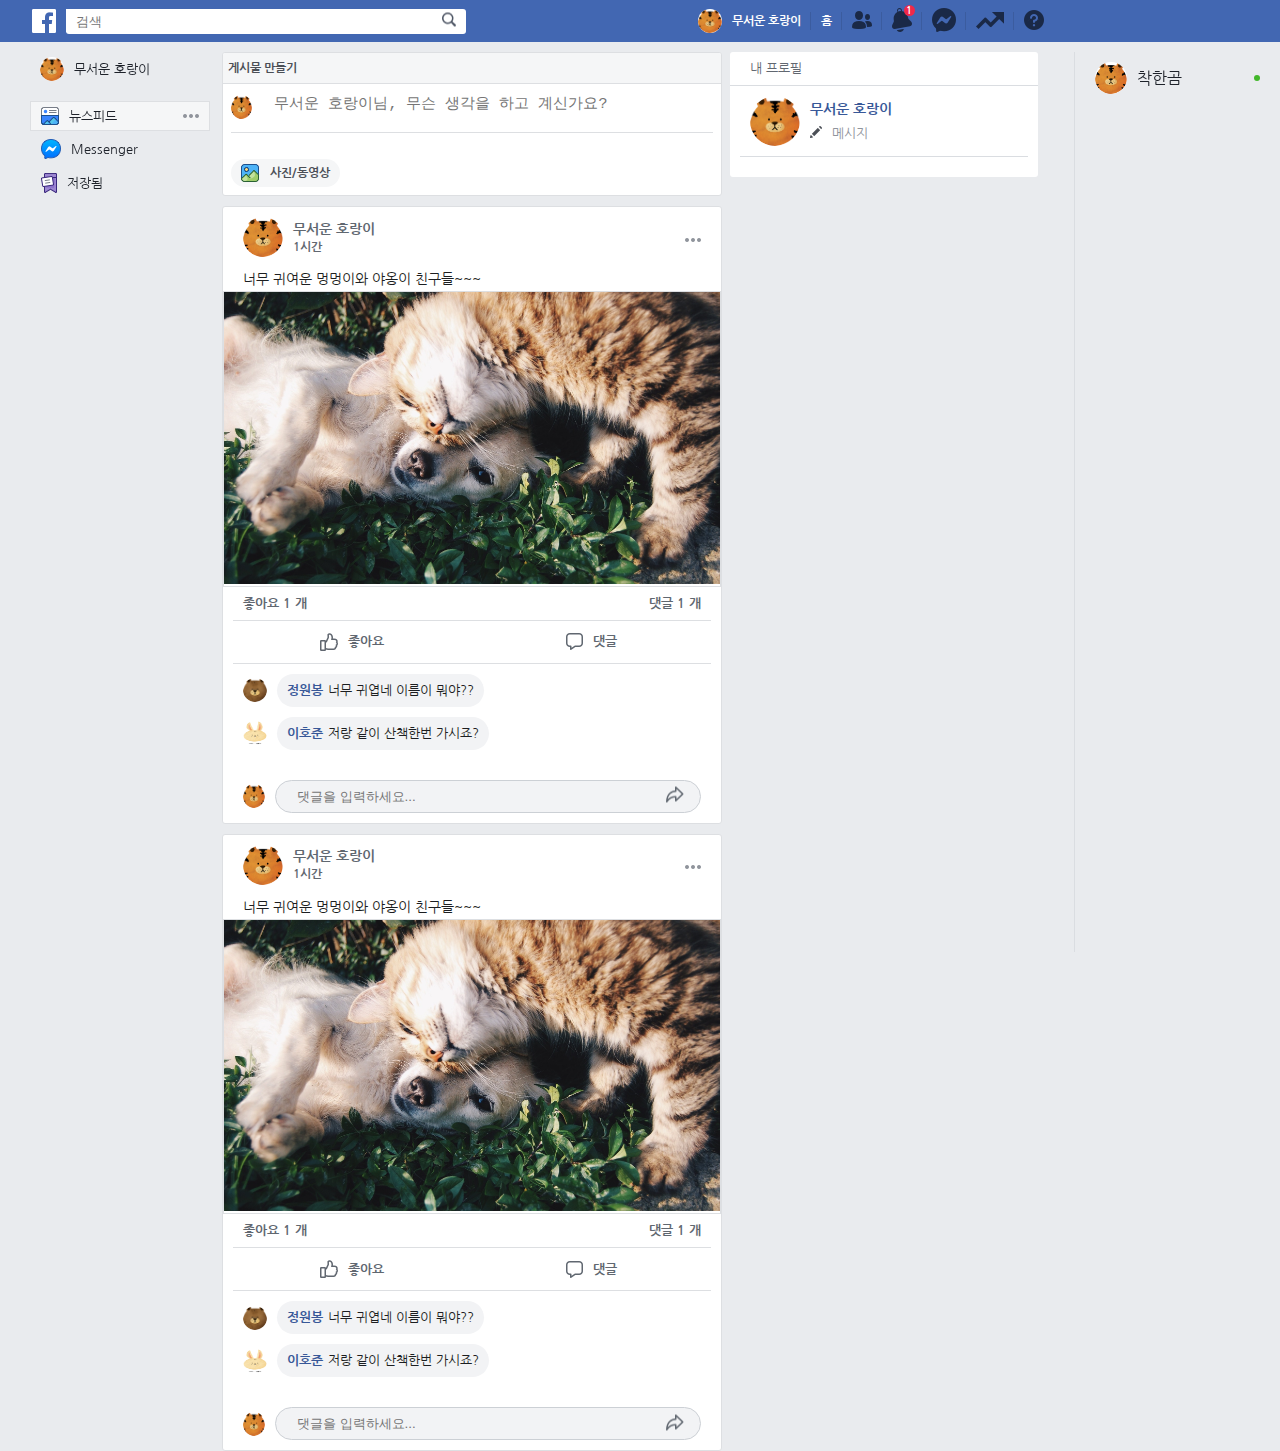
<file: facebook_frontend/index.html>
<!DOCTYPE html>
<html lang="ko">
<head>
    <meta charset="UTF-8">
    <meta name="viewport" content="width=device-width, user-scalable=no, initial-scale=1.0, maximum-scale=1.0, minimum-scale=1.0">
    <link rel="stylesheet" href="css/reset.css">
    <link rel="stylesheet" href="css/common.css">
    <link rel="stylesheet" href="css/main.css">
    <link href="https://fonts.googleapis.com/css2?family=Nanum+Gothic:wght@400;700&display=swap" rel="stylesheet">
    <script src="js/main.js"></script>
    <script src="js/new_post.js"></script>

    <title>Facebook</title>
</head>
<body>
    <section id="container">
        <header id="header">
            <div class="inner">
                <div class="left">
                    <h1 class="icon icon--facebook-white"><a href="#"></a></h1>

                    <div class="search_container">
                        <form action="">
                            <label for="search"></label>
                            <input type="text" id="search" placeholder="검색">
                            <button type="submit"><span class="icon--search-black"></span></button>
                        </form>
                    </div>
                </div>



                <div class="right">
                    <div class="my_name">
                        <span class="profile_img">
                            <img src="imgs/profile/tiger.png" alt="">
                        </span>
                        <a href="#">무서운 호랑이</a>
                    </div>

                    <div class="home">홈</div>
                    <div class="people">
                        <a href="#">
                            <span class="icon icon--people-black"></span>
                        </a>
                    </div>

                    <div class="bell">
                        <span class="icon icon--bell-black"></span>
                        <div class="notice">
                            <div class="icon--arrow-top"></div>
                            <h3>알림</h3>
                            <ul>
                                <li>
                                    <a href="#">
                                        <div class="profile_img"><img src="imgs/profile/bear.png" alt=""></div>
                                        <div>
                                            <div>
                                                <span class="name">kindbear</span>
                                                <span>님도 자신의 상태에 댓글을 달았습니다.</span>
                                            </div>
                                            <div class="time">1시간</div>
                                        </div>
                                    </a>
                                </li>
                                <li>
                                    <a href="#">
                                        <div class="profile_img"><img src="imgs/profile/bear.png" alt=""></div>
                                        <div>
                                            <div>
                                                <span class="name">kindbear</span>
                                                <span>님도 자신의 상태에 댓글을 달았습니다.</span>
                                            </div>
                                            <div class="time">1시간</div>
                                        </div>
                                    </a>
                                </li><li>
                                    <a href="#">
                                        <div class="profile_img"><img src="imgs/profile/bear.png" alt=""></div>
                                        <div>
                                            <div>
                                                <span class="name">kindbear</span>
                                                <span>님도 자신의 상태에 댓글을 달았습니다.</span>
                                            </div>
                                            <div class="time">1시간</div>
                                        </div>
                                    </a>
                                </li><li>
                                    <a href="#">
                                        <div class="profile_img"><img src="imgs/profile/bear.png" alt=""></div>
                                        <div>
                                            <div>
                                                <span class="name">kindbear</span>
                                                <span>님도 자신의 상태에 댓글을 달았습니다.</span>
                                            </div>
                                            <div class="time">1시간</div>
                                        </div>
                                    </a>
                                </li><li>
                                    <a href="#">
                                        <div class="profile_img"><img src="imgs/profile/bear.png" alt=""></div>
                                        <div>
                                            <div>
                                                <span class="name">kindbear</span>
                                                <span>님도 자신의 상태에 댓글을 달았습니다.</span>
                                            </div>
                                            <div class="time">1시간</div>
                                        </div>
                                    </a>
                                </li><li>
                                    <a href="#">
                                        <div class="profile_img"><img src="imgs/profile/bear.png" alt=""></div>
                                        <div>
                                            <div>
                                                <span class="name">kindbear</span>
                                                <span>님도 자신의 상태에 댓글을 달았습니다.</span>
                                            </div>
                                            <div class="time">1시간</div>
                                        </div>
                                    </a>
                                </li><li>
                                    <a href="#">
                                        <div class="profile_img"><img src="imgs/profile/bear.png" alt=""></div>
                                        <div>
                                            <div>
                                                <span class="name">kindbear</span>
                                                <span>님도 자신의 상태에 댓글을 달았습니다.</span>
                                            </div>
                                            <div class="time">1시간</div>
                                        </div>
                                    </a>
                                </li><li>
                                    <a href="#">
                                        <div class="profile_img"><img src="imgs/profile/bear.png" alt=""></div>
                                        <div>
                                            <div>
                                                <span class="name">kindbear</span>
                                                <span>님도 자신의 상태에 댓글을 달았습니다.</span>
                                            </div>
                                            <div class="time">1시간</div>
                                        </div>
                                    </a>
                                </li><li>
                                    <a href="#">
                                        <div class="profile_img"><img src="imgs/profile/bear.png" alt=""></div>
                                        <div>
                                            <div>
                                                <span class="name">kindbear</span>
                                                <span>님도 자신의 상태에 댓글을 달았습니다.</span>
                                            </div>
                                            <div class="time">1시간</div>
                                        </div>
                                    </a>
                                </li><li>
                                    <a href="#">
                                        <div class="profile_img"><img src="imgs/profile/bear.png" alt=""></div>
                                        <div>
                                            <div>
                                                <span class="name">kindbear</span>
                                                <span>님도 자신의 상태에 댓글을 달았습니다.</span>
                                            </div>
                                            <div class="time">1시간</div>
                                        </div>
                                    </a>
                                </li>

                            </ul>
                        </div>
                    </div>

                    <div>
                        <a href="#">
                            <span class="icon icon--messenger-black"></span>
                        </a>
                    </div>

                    <div>
                        <a href="#">
                            <span class="icon icon--chart-black"></span>
                        </a>
                    </div>
                    
                    <div class="question">
                        <a href="#">
                            <span class="icon icon--question-black"></span>
                        </a>
                    </div>


                </div>
            </div>
        </header>

        <section id="wrapper">
            <div class="inner">
                <div class="left_box">
                    <div class="my_name">
                        <a href="index.html">
                            <div class="profile_img"><img src="imgs/profile/tiger.png" alt=""></div>
                            <span class="name">무서운 호랑이</span>
                            <span class="icon--more"></span>
                        </a>
                    </div>
                    <ul class="list">
                        <li class="active">
                            <a href="index.html">
                                <span class="icon icon--news"></span>뉴스피드
                                <span class="icon--more"></span>
                            </a>
                        </li>

                        <li>
                            <a href="messenger.html">
                                <span class="icon icon--messenger"></span>Messenger
                                <span class="icon--more"></span>
                            </a>
                        </li>

                        <li>
                            <a href="save.html">
                                <span class="icon icon--save"></span>저장됨
                                <span class="icon--more"></span>
                            </a>
                        </li>




                    </ul>

                </div>

                <section id="contents_container">
                    <article class="create_box">
                        <h2 class="title">게시물 만들기</h2>
                        <div class="text_field">
                            <form action="">
                                <div class="top">
                                    <div class="profile_img"><img src="imgs/profile/tiger.png" alt=""></div>
                                    <p>
                                        <textarea name="content" id="text_field" cols="50" rows="5" data-name="add" placeholder="무서운 호랑이님, 무슨 생각을 하고 계신가요?"></textarea>
                                    </p>
                                </div>
                                <div class="middle">
                                    <canvas id="imageCanvas" width="0" height="0"></canvas>
                                </div>
                                <div class="bottom">
                                    <input type="file" name="photo" id="id_photo" required accept="image/*">

                                    <div class="import-btn">
                                        <label for="id_photo" id="photo_label">
                                            <span class="icon icon--picture"></span>
                                            사진/동영상
                                        </label>
                                    </div>
                                </div>
                                <div class="submit">
                                    <input type="submit" id="submitBtn" value="게시" disabled>
                                </div>
                            </form>
                        </div>
                    </article>

                    <article class="contents">
                        <header>
                            <div class="profile_container">
                                <div class="profile_img"><img src="imgs/profile/tiger.png" alt=""></div>
                                <div>
                                    <div class="name"><a href="#">무서운 호랑이</a></div>
                                    <div class="time">1시간</div>
                                </div>
                                <div class="more" data-name="more">
                                    <span class="icon--more"></span>
                                    <ul class="hidden_menu">
                                        <li>
                                            <button>친구요청</button>
                                        </li>
                                        <li>저장하기</li>
                                        <li><a href="edit.html">수정</a></li>
                                        <li><input type="button" value="삭제"></li>
                                    </ul>
                                </div>
                            </div>
                        </header>

                        <div class="main_article">
                            너무 귀여운 멍멍이와 야옹이 친구들~~~
                        </div>

                        <div class="img_section">
                            <a href="#"><img src="imgs/thumb/thumb03.jpg" alt=""></a>
                        </div>

                        <div class="ajax_field">
                            <div class="like">
                                좋아요
                                <span class="like_count" id="like-count-37">1</span>
                                개
                            </div>
                            <div class="comment">
                                댓글
                                <span class="comment_count">1</span>
                                개
                            </div>
                        </div>

                        <div class="btn_container">
                            <div class="like_btn" data-name="like">
                                <span class="icon icon--like-line"></span>
                                좋아요
                            </div>
                            <div class="comment_btn">
                                <span class="icon icon--comment-line"></span>
                                댓글
                            </div>
                        </div>

                        <div class="comment_container">
                            <div class="id">
                                <div class="profile_img"><img src="imgs/profile/bear.png" alt=""></div>
                                <div class="comment_field">
                                    <div class="text_container">
                                        <div class="name"><a href="#">정원봉</a></div>
                                        <div class="text_field">너무 귀엽네 이름이 뭐야??</div>
                                    </div>
                                </div>
                            </div>
                            
                            <div class="id">
                                <div class="profile_img"><img src="imgs/profile/rabbit.png" alt=""></div>
                                <div class="comment_field">
                                    <div class="text_container">
                                        <div class="name"><a href="#">이호준</a></div>
                                        <div class="text_field">저랑 같이 산책한번 가시죠?</div>
                                    </div>
                                </div>
                            </div>
                        </div>

                        <div class="comment_input">
                            <div class="profile_img"><img src="imgs/profile/tiger.png" alt=""></div>
                            <div class="input_container">
                                <label for="comment37"></label>
                                <input type="text" id="comment37" placeholder="댓글을 입력하세요...">
                                <button class="send" data-name="send">
                                    <span class="icon--send"></span>
                                </button>
                            </div>
                        </div>
                    </article>

                    <article class="contents">
                        <header>
                            <div class="profile_container">
                                <div class="profile_img"><img src="imgs/profile/tiger.png" alt=""></div>
                                <div>
                                    <div class="name"><a href="#">무서운 호랑이</a></div>
                                    <div class="time">1시간</div>
                                </div>
                                <div class="more" data-name="more">
                                    <span class="icon--more"></span>
                                    <ul class="hidden_menu">
                                        <li>
                                            <button>친구요청</button>
                                        </li>
                                        <li>저장하기</li>
                                        <li><a href="edit.html">수정</a></li>
                                        <li><input type="button" value="삭제"></li>
                                    </ul>
                                </div>
                            </div>
                        </header>

                        <div class="main_article">
                            너무 귀여운 멍멍이와 야옹이 친구들~~~
                        </div>

                        <div class="img_section">
                            <a href="#"><img src="imgs/thumb/thumb03.jpg" alt=""></a>
                        </div>

                        <div class="ajax_field">
                            <div class="like">
                                좋아요
                                <span class="like_count" id="like-count-37">1</span>
                                개
                            </div>
                            <div class="comment">
                                댓글
                                <span class="comment_count">1</span>
                                개
                            </div>
                        </div>

                        <div class="btn_container">
                            <div class="like_btn" data-name="like">
                                <span class="icon icon--like-line"></span>
                                좋아요
                            </div>
                            <div class="comment_btn">
                                <span class="icon icon--comment-line"></span>
                                댓글
                            </div>
                        </div>

                        <div class="comment_container">
                            <div class="id">
                                <div class="profile_img"><img src="imgs/profile/bear.png" alt=""></div>
                                <div class="comment_field">
                                    <div class="text_container">
                                        <div class="name"><a href="#">정원봉</a></div>
                                        <div class="text_field">너무 귀엽네 이름이 뭐야??</div>
                                    </div>
                                </div>
                            </div>
                            
                            <div class="id">
                                <div class="profile_img"><img src="imgs/profile/rabbit.png" alt=""></div>
                                <div class="comment_field">
                                    <div class="text_container">
                                        <div class="name"><a href="#">이호준</a></div>
                                        <div class="text_field">저랑 같이 산책한번 가시죠?</div>
                                    </div>
                                </div>
                            </div>
                        </div>

                        <div class="comment_input">
                            <div class="profile_img"><img src="imgs/profile/tiger.png" alt=""></div>
                            <div class="input_container">
                                <label for="comment37"></label>
                                <input type="text" id="comment37" placeholder="댓글을 입력하세요...">
                                <button class="send" data-name="send">
                                    <span class="icon--send"></span>
                                </button>
                            </div>
                        </div>
                    </article>

                    <!-- post 개수 count, 이후 일정 숫자에 도달하면 무한 스크롤 종료 -->
                    <input type="hidden" id="page" value="0">
                </section>

                <div class="right_box">
                    <header class="title">내 프로필</header>
                    <div class="right_profile">
                        <div class="profile_img"><img src="imgs/profile/tiger.png" alt=""></div>
                        <div class="detail">
                            <div class="name"><a href="#">무서운 호랑이</a></div>
                            <div class="message"><span class="icon icon--write-gray"></span>메시지</div>
                        </div>
                    </div>
                </div>
            </div>
        </section>

        <div id="side_box">
            <ul>
                <li>
                    <div class="profile_img"><img src="imgs/profile/tiger.png" alt=""></div>
                    <div class="name">착한곰</div>
                    <div class="light"></div>
                </li>
            </ul>
        </div>
    </section>

    <script src="https://code.jquery.com/jquery-3.5.1.min.js" integrity="sha256-9/aliU8dGd2tb6OSsuzixeV4y/faTqgFtohetphbbj0=" crossorigin="anonymous"></script>
</body>
</html>
</file>
<file: facebook_frontend/css/common.css>
:root {
    --fds-active-icon: #3578E5;
    --fds-attachment-footer-background: #F2F3F5;
    --fds-black: #000000;
    --fds-black-alpha-05: rgba(0, 0, 0, 0.05);
    --fds-black-alpha-10: rgba(0, 0, 0, 0.1);
    --fds-black-alpha-15: rgba(0, 0, 0, 0.15);
    --fds-black-alpha-20: rgba(0, 0, 0, 0.2);
    --fds-black-alpha-30: rgba(0, 0, 0, 0.3);
    --fds-black-alpha-40: rgba(0, 0, 0, 0.4);
    --fds-black-alpha-50: rgba(0, 0, 0, 0.5);
    --fds-black-alpha-60: rgba(0, 0, 0, 0.6);
    --fds-black-alpha-80: rgba(0, 0, 0, 0.8);
    --fds-blue-05: #ECF3FF;
    --fds-blue-30: #AAC9FF;
    --fds-blue-40: #77A7FF;
    --fds-blue-60: #1877F2;
    --fds-blue-70: #2851A3;
    --fds-blue-80: #1D3C78;
    --fds-blue-95: #E7F3FF;
    --fds-blue-badge: #1877F2;
    --fds-blue-link: #1877F2;
    --fds-button-icon: #444950;
    --fds-button-text: #444950;
    --fds-comment-background: #F2F3F5;
    --fds-dark-mode-gray-35: #CCCCCC;
    --fds-dark-mode-gray-50: #828282;
    --fds-dark-mode-gray-70: #4A4A4A;
    --fds-dark-mode-gray-80: #373737;
    --fds-dark-mode-gray-90: #282828;
    --fds-dark-mode-gray-100: #1C1C1C;
    --fds-dark-ui-card-border: #282828;
    --fds-dark-ui-cards: #1C1C1C;
    --fds-dark-ui-disabled-icon: #373737;
    --fds-dark-ui-divider: #282828;
    --fds-dark-ui-medium-text: #828282;
    --fds-dark-ui-nav-bar: #1C1C1C;
    --fds-dark-ui-primary-icon: #828282;
    --fds-dark-ui-primary-text: #CCCCCC;
    --fds-dark-ui-secondary-icon: #4A4A4A;
    --fds-dark-ui-secondary-text: #4A4A4A;
    --fds-dark-ui-tab-bar: #1C1C1C;
    --fds-dark-ui-wash: #000000;
    --fds-data-mango: #f5bb41;
    --fds-disabled-icon: #BEC3C9;
    --fds-disabled-text: #BEC3C9;
    --fds-divider-on-wash: #CCD0D5;
    --fds-divider-on-white: #DADDE1;
    --fds-fast: 200ms;
    --fds-fb-blue-70: #4267B2;
    --fds-fb-blue-75: #385898;
    --fds-gray-00: #F5F6F7;
    --fds-gray-05: #F2F3F5;
    --fds-gray-10: #EBEDF0;
    --fds-gray-20: #DADDE1;
    --fds-gray-25: #CCD0D5;
    --fds-gray-30: #BEC3C9;
    --fds-gray-45: #8D949E;
    --fds-gray-70: #606770;
    --fds-gray-80: #444950;
    --fds-gray-90: #E4E6EB;
    --fds-gray-100: #1C1E21;
    --fds-green-30: #86DF81;
    --fds-green-55: #00A400;
    --fds-green-60: #008C00;
    --fds-green-70: #006900;
    --fds-highlight: #3578E5;
    --fds-highlight-cell-background: #ECF3FF;
    --fds-list-cell-pressed: rgba(0, 0, 0, 0.05);
    --fds-mobile-wash: #CCD0D5;
    --fds-nav-bar-background: #4267B2;
    --fds-negative: #FA383E;
    --fds-notification-badge: #FA383E;
    --fds-placeholder-text: #8D949E;
    --fds-positive: #00A400;
    --fds-primary-button-pressed: #77A7FF;
    --fds-primary-icon: #1C1E21;
    --fds-primary-text: #1C1E21;
    --fds-red-55: #FA383E;
    --fds-secondary-button-pressed: rgba(0, 0, 0, 0.05);
    --fds-secondary-icon: #606770;
    --fds-secondary-text: #606770;
    --fds-slow: 400ms;
    --fds-soft: cubic-bezier(.08,.52,.52,1);
    --fds-spectrum-aluminum: #A3CEDF;
    --fds-spectrum-aluminum-dark-1: #8EBFD4;
    --fds-spectrum-aluminum-dark-2: #6CA0B6;
    --fds-spectrum-aluminum-dark-3: #4B8096;
    --fds-spectrum-aluminum-tint-15: #B0D5E5;
    --fds-spectrum-aluminum-tint-30: #BFDDE9;
    --fds-spectrum-aluminum-tint-50: #D1E7F0;
    --fds-spectrum-aluminum-tint-70: #E4F0F6;
    --fds-spectrum-aluminum-tint-90: #F6FAFC;
    --fds-spectrum-blue-gray: #5F6673;
    --fds-spectrum-blue-gray-dark-1: #4F5766;
    --fds-spectrum-blue-gray-dark-2: #303846;
    --fds-spectrum-blue-gray-dark-3: #23272F;
    --fds-spectrum-blue-gray-tint-15: #777D88;
    --fds-spectrum-blue-gray-tint-30: #8F949D;
    --fds-spectrum-blue-gray-tint-50: #AFB3B9;
    --fds-spectrum-blue-gray-tint-70: #CFD1D5;
    --fds-spectrum-blue-gray-tint-90: #EFF0F1;
    --fds-spectrum-cherry: #F35369;
    --fds-spectrum-cherry-dark-1: #E04C60;
    --fds-spectrum-cherry-dark-2: #B73749;
    --fds-spectrum-cherry-dark-3: #9B2B3A;
    --fds-spectrum-cherry-tint-15: #F36B7F;
    --fds-spectrum-cherry-tint-30: #F58796;
    --fds-spectrum-cherry-tint-50: #F8A9B4;
    --fds-spectrum-cherry-tint-70: #FBCCD2;
    --fds-spectrum-cherry-tint-90: #FEEEF0;
    --fds-spectrum-grape: #8C72CB;
    --fds-spectrum-grape-dark-1: #7B64C0;
    --fds-spectrum-grape-dark-2: #6A51B2;
    --fds-spectrum-grape-dark-3: #58409B;
    --fds-spectrum-grape-tint-15: #9D87D2;
    --fds-spectrum-grape-tint-30: #AF9CDA;
    --fds-spectrum-grape-tint-50: #C6B8E5;
    --fds-spectrum-grape-tint-70: #DDD5F0;
    --fds-spectrum-grape-tint-90: #F4F1FA;
    --fds-spectrum-lemon: #FCD872;
    --fds-spectrum-lemon-dark-1: #F5C33B;
    --fds-spectrum-lemon-dark-2: #E1A43B;
    --fds-spectrum-lemon-dark-3: #D18F41;
    --fds-spectrum-lemon-tint-15: #FFE18F;
    --fds-spectrum-lemon-tint-30: #FFE8A8;
    --fds-spectrum-lemon-tint-50: #FFECB5;
    --fds-spectrum-lemon-tint-70: #FEF2D1;
    --fds-spectrum-lemon-tint-90: #FFFBF0;
    --fds-spectrum-lime: #A3CE71;
    --fds-spectrum-lime-dark-1: #89BE4C;
    --fds-spectrum-lime-dark-2: #71A830;
    --fds-spectrum-lime-dark-3: #629824;
    --fds-spectrum-lime-tint-15: #B1D587;
    --fds-spectrum-lime-tint-30: #BEDD9C;
    --fds-spectrum-lime-tint-50: #D1E6B9;
    --fds-spectrum-lime-tint-70: #E4F0D5;
    --fds-spectrum-lime-tint-90: #F6FAF1;
    --fds-spectrum-orange: #F7923B;
    --fds-spectrum-orange-dark-1: #E07A2E;
    --fds-spectrum-orange-dark-2: #CC5D22;
    --fds-spectrum-orange-dark-3: #AC4615;
    --fds-spectrum-orange-tint-15: #F9A159;
    --fds-spectrum-orange-tint-30: #F9B278;
    --fds-spectrum-orange-tint-50: #FBC89F;
    --fds-spectrum-orange-tint-70: #FCDEC5;
    --fds-spectrum-orange-tint-90: #FEF4EC;
    --fds-spectrum-pink: #EC7EBD;
    --fds-spectrum-pink-dark-1: #EC6FB5;
    --fds-spectrum-pink-dark-2: #D4539B;
    --fds-spectrum-pink-dark-3: #B0377B;
    --fds-spectrum-pink-tint-15: #EF92C7;
    --fds-spectrum-pink-tint-30: #F2A5D1;
    --fds-spectrum-pink-tint-50: #F6BFDF;
    --fds-spectrum-pink-tint-70: #F9D9EB;
    --fds-spectrum-pink-tint-90: #FDF3F8;
    --fds-spectrum-seafoam: #54C7EC;
    --fds-spectrum-seafoam-dark-1: #39AFD5;
    --fds-spectrum-seafoam-dark-2: #2088AF;
    --fds-spectrum-seafoam-dark-3: #186D90;
    --fds-spectrum-seafoam-tint-15: #6BCFEF;
    --fds-spectrum-seafoam-tint-30: #84D8F2;
    --fds-spectrum-seafoam-tint-50: #A7E3F6;
    --fds-spectrum-seafoam-tint-70: #CAEEF9;
    --fds-spectrum-seafoam-tint-90: #EEFAFD;
    --fds-spectrum-skin-1: #F1D2B6;
    --fds-spectrum-skin-1-dark-1: #E2BA96;
    --fds-spectrum-skin-1-dark-2: #DDAC82;
    --fds-spectrum-skin-1-dark-3: #D9A170;
    --fds-spectrum-skin-1-tint-15: #F3D9C1;
    --fds-spectrum-skin-1-tint-30: #F6E0CC;
    --fds-spectrum-skin-1-tint-50: #F8E9DB;
    --fds-spectrum-skin-1-tint-70: #FAF2EA;
    --fds-spectrum-skin-1-tint-90: #FEFBF8;
    --fds-spectrum-skin-2: #D7B195;
    --fds-spectrum-skin-2-dark-1: #CFA588;
    --fds-spectrum-skin-2-dark-2: #C2977A;
    --fds-spectrum-skin-2-dark-3: #AF866A;
    --fds-spectrum-skin-2-tint-15: #DEBDA5;
    --fds-spectrum-skin-2-tint-30: #E5C9B5;
    --fds-spectrum-skin-2-tint-50: #ECD8CB;
    --fds-spectrum-skin-2-tint-70: #F3E8E0;
    --fds-spectrum-skin-2-tint-90: #FBF7F5;
    --fds-spectrum-skin-3: #D8A873;
    --fds-spectrum-skin-3-dark-1: #CD9862;
    --fds-spectrum-skin-3-dark-2: #BA8653;
    --fds-spectrum-skin-3-dark-3: #A77A4E;
    --fds-spectrum-skin-3-tint-15: #E0B588;
    --fds-spectrum-skin-3-tint-30: #E5C29E;
    --fds-spectrum-skin-3-tint-50: #ECD4B9;
    --fds-spectrum-skin-3-tint-70: #F4E5D6;
    --fds-spectrum-skin-3-tint-90: #FCF6F1;
    --fds-spectrum-skin-4: #A67B4F;
    --fds-spectrum-skin-4-dark-1: #A07243;
    --fds-spectrum-skin-4-dark-2: #94683D;
    --fds-spectrum-skin-4-dark-3: #815830;
    --fds-spectrum-skin-4-tint-15: #AE8761;
    --fds-spectrum-skin-4-tint-30: #BC9D7D;
    --fds-spectrum-skin-4-tint-50: #D0B9A2;
    --fds-spectrum-skin-4-tint-70: #E2D5C8;
    --fds-spectrum-skin-4-tint-90: #F6F1ED;
    --fds-spectrum-skin-5: #6A4F3B;
    --fds-spectrum-skin-5-dark-1: #624733;
    --fds-spectrum-skin-5-dark-2: #503B2C;
    --fds-spectrum-skin-5-dark-3: #453223;
    --fds-spectrum-skin-5-tint-15: #8A715B;
    --fds-spectrum-skin-5-tint-30: #9F8A79;
    --fds-spectrum-skin-5-tint-50: #BAACA0;
    --fds-spectrum-skin-5-tint-70: #D5CDC6;
    --fds-spectrum-skin-5-tint-90: #F2EFEC;
    --fds-spectrum-slate: #B9CAD2;
    --fds-spectrum-slate-dark-1: #A8BBC3;
    --fds-spectrum-slate-dark-2: #89A1AC;
    --fds-spectrum-slate-dark-3: #688694;
    --fds-spectrum-slate-tint-15: #C4D2D9;
    --fds-spectrum-slate-tint-30: #CEDAE0;
    --fds-spectrum-slate-tint-50: #DCE5E9;
    --fds-spectrum-slate-tint-70: #EAEFF2;
    --fds-spectrum-slate-tint-90: #F8FAFB;
    --fds-spectrum-teal: #6BCEBB;
    --fds-spectrum-teal-dark-1: #4DBBA6;
    --fds-spectrum-teal-dark-2: #31A38D;
    --fds-spectrum-teal-dark-3: #24917D;
    --fds-spectrum-teal-tint-15: #80D4C4;
    --fds-spectrum-teal-tint-30: #97DCCF;
    --fds-spectrum-teal-tint-50: #B4E6DD;
    --fds-spectrum-teal-tint-70: #D2F0EA;
    --fds-spectrum-teal-tint-90: #F0FAF8;
    --fds-spectrum-tomato: #FB724B;
    --fds-spectrum-tomato-dark-1: #EF6632;
    --fds-spectrum-tomato-dark-2: #DB4123;
    --fds-spectrum-tomato-dark-3: #C32D0E;
    --fds-spectrum-tomato-tint-15: #F1765E;
    --fds-spectrum-tomato-tint-30: #F38E7B;
    --fds-spectrum-tomato-tint-50: #F7AFA0;
    --fds-spectrum-tomato-tint-70: #F9CFC7;
    --fds-spectrum-tomato-tint-90: #FDEFED;
    --fds-strong: cubic-bezier(.12,.8,.32,1);
    --fds-tertiary-icon: #8D949E;
    --fds-white: #FFFFFF;
    --fds-white-alpha-05: rgba(255, 255, 255, 0.05);
    --fds-white-alpha-10: rgba(255, 255, 255, 0.1);
    --fds-white-alpha-15: rgba(255, 255, 255, 0.15);
    --fds-white-alpha-20: rgba(255, 255, 255, 0.2);
    --fds-white-alpha-30: rgba(255, 255, 255, 0.3);
    --fds-white-alpha-40: rgba(255, 255, 255, 0.4);
    --fds-white-alpha-50: rgba(255, 255, 255, 0.5);
    --fds-white-alpha-60: rgba(255, 255, 255, 0.6);
    --fds-white-alpha-80: rgba(255, 255, 255, 0.8);
    --fds-white-text: #FFFFFF;
    --fds-www-wash: #EBEDF0;
    --fds-yellow-20: #FFBA00;
    --header-height: 60px;
    --fds-animation-enter-exit-in: cubic-bezier(0.14, 1, 0.34, 1);
    --fds-animation-enter-exit-out: cubic-bezier(0.45, 0.1, 0.2, 1);
    --fds-animation-swap-shuffle-in: cubic-bezier(0.14, 1, 0.34, 1);
    --fds-animation-swap-shuffle-out: cubic-bezier(0.45, 0.1, 0.2, 1);
    --fds-animation-move-in: cubic-bezier(0.17, 0.17, 0, 1);
    --fds-animation-move-out: cubic-bezier(0.17, 0.17, 0, 1);
    --fds-animation-expand-collapse-in: cubic-bezier(0.17, 0.17, 0, 1);
    --fds-animation-expand-collapse-out: cubic-bezier(0.17, 0.17, 0, 1);
    --fds-animation-passive-move-in: cubic-bezier(0.5, 0, 0.1, 1);
    --fds-animation-passive-move-out: cubic-bezier(0.5, 0, 0.1, 1);
    --fds-animation-quick-move-in: cubic-bezier(0.1, 0.9, 0.2, 1);
    --fds-animation-quick-move-out: cubic-bezier(0.1, 0.9, 0.2, 1);
    --fds-animation-fade-in: cubic-bezier(0, 0, 1, 1);
    --fds-animation-fade-out: cubic-bezier(0, 0, 1, 1);
    --fds-duration-extra-extra-short-in: 100ms;
    --fds-duration-extra-extra-short-out: 100ms;
    --fds-duration-extra-short-in: 200ms;
    --fds-duration-extra-short-out: 150ms;
    --fds-duration-short-in: 280ms;
    --fds-duration-short-out: 200ms;
    --fds-duration-medium-in: 400ms;
    --fds-duration-medium-out: 350ms;
    --fds-duration-long-in: 500ms;
    --fds-duration-long-out: 350ms;
    --fds-duration-extra-long-in: 1000ms;
    --fds-duration-extra-long-out: 1000ms;
    --fds-duration-none: 0ms;
    --accent: hsl(214, 89%, 52%);
    --always-white: #FFFFFF;
    --always-black: black;
    --always-dark-gradient: linear-gradient(rgba(0,0,0,0), rgba(0,0,0,0.6));
    --always-dark-overlay: rgba(0, 0, 0, 0.4);
    --always-light-overlay: rgba(255, 255, 255, 0.4);
    --attachment-footer-background: #F0F2F5;
    --base-blue: #1877F2;
    --base-cherry: #F3425F;
    --base-grape: #8C72CB;
    --base-lemon: #FCD872;
    --base-lime: #A3CE71;
    --base-pink: #EC7EBD;
    --base-seafoam: #54C7EC;
    --base-teal: #6BCEBB;
    --base-tomato: #FB724B;
    --blue-link: #216FDB;
    --card-background: #FFFFFF;
    --comment-background: #F0F2F5;
    --disabled-button-background: #E4E6EB;
    --disabled-icon: #BCC0C4;
    --disabled-text: #BCC0C4;
    --divider: #CED0D4;
    --event-date: #F3425F;
    --filter-accent: invert(39%) sepia(57%) saturate(200%) saturate(200%) saturate(200%) saturate(200%) saturate(200%) saturate(147.75%) hue-rotate(202deg) brightness(97%) contrast(96%);
    --filter-always-white: invert(100%);
    --filter-disabled-icon: invert(80%) sepia(6%) saturate(200%) saturate(120%) hue-rotate(173deg) brightness(98%) contrast(89%);
    --filter-placeholder-icon: invert(59%) sepia(11%) saturate(200%) saturate(135%) hue-rotate(176deg) brightness(96%) contrast(94%);
    --filter-primary-icon: invert(8%) sepia(10%) saturate(200%) saturate(200%) saturate(166%) hue-rotate(177deg) brightness(104%) contrast(91%);
    --filter-secondary-icon: invert(39%) sepia(21%) saturate(200%) saturate(109.5%) hue-rotate(174deg) brightness(94%) contrast(86%);
    --filter-warning-icon: invert(77%) sepia(29%) saturate(200%) saturate(200%) saturate(200%) saturate(200%) saturate(200%) saturate(128%) hue-rotate(359deg) brightness(102%) contrast(107%);
    --filter-blue-link-icon: invert(30%) sepia(98%) saturate(200%) saturate(200%) saturate(200%) saturate(166.5%) hue-rotate(192deg) brightness(91%) contrast(101%);
    --filter-positive: invert(37%) sepia(61%) saturate(200%) saturate(200%) saturate(200%) saturate(200%) saturate(115%) hue-rotate(91deg) brightness(97%) contrast(105%);
    --filter-negative: invert(25%) sepia(33%) saturate(200%) saturate(200%) saturate(200%) saturate(200%) saturate(200%) saturate(200%) saturate(110%) hue-rotate(345deg) brightness(132%) contrast(96%);
    --glimmer-spinner-icon: #65676B;
    --hero-banner-background: #FFFFFF;
    --hosted-view-selected-state: rgba(45, 136, 255, 0.1);
    --highlight-bg: #E7F3FF;
    --hover-overlay: rgba(0, 0, 0, 0.05);
    --media-hover: rgba(68, 73, 80, 0.15);
    --media-inner-border: rgba(0, 0, 0, 0.1);
    --media-outer-border: #FFFFFF;
    --media-pressed: rgba(68, 73, 80, 0.35);
    --messenger-card-background: #FFFFFF;
    --messenger-reply-background: #F0F2F5;
    --overlay-alpha-80: rgba(244, 244, 244, 0.8);
    --nav-bar-background: #FFFFFF;
    --nav-bar-background-gradient: linear-gradient(to top, #FFFFFF, rgba(255,255,255.9), rgba(255,255,255,.7), rgba(255,255,255,.4), rgba(255,255,255,0));
    --negative: hsl(350, 87%, 55%);
    --new-notification-background: #E7F3FF;
    --non-media-pressed: rgba(68, 73, 80, 0.15);
    --non-media-pressed-on-dark: rgba(255, 255, 255, 0.3);
    --notification-badge: #F02849;
    --placeholder-icon: #8A8D91;
    --placeholder-text: #8A8D91;
    --placeholder-text-on-media: rgba(255, 255, 255, 0.5);
    --popover-background: #FFFFFF;
    --positive: #31A24C;
    --positive-background: #DEEFE1;
    --press-overlay: rgba(0, 0, 0, 0.10);
    --primary-button-background: #1877F2;
    --primary-button-pressed: #77A7FF;
    --primary-button-text: #FFFFFF;
    --primary-deemphasized-button-background: #E7F3FF;
    --primary-deemphasized-button-pressed: rgba(0, 0, 0, 0.05);
    --primary-deemphasized-button-pressed-overlay: rgba(25, 110, 255, 0.15);
    --primary-deemphasized-button-text: #1877F2;
    --primary-icon: #050505;
    --primary-text: #050505;
    --primary-text-on-media: #FFFFFF;
    --progress-ring-neutral-background: rgba(0, 0, 0, 0.2);
    --progress-ring-neutral-foreground: #000000;
    --progress-ring-on-media-background: rgba(255, 255, 255, 0.2);
    --progress-ring-on-media-foreground: #FFFFFF;
    --progress-ring-blue-background: rgba(24, 119, 242, 0.2);
    --progress-ring-blue-foreground: hsl(214, 89%, 52%);
    --progress-ring-disabled-background: rgba(190,195,201, 0.2);
    --progress-ring-disabled-foreground: #BEC3C9;
    --secondary-button-background: #E4E6EB;
    --secondary-button-background-floating: #ffffff;
    --secondary-button-background-on-dark: rgba(0, 0, 0, 0.4);
    --secondary-button-pressed: rgba(0, 0, 0, 0.05);
    --secondary-button-text: #050505;
    --secondary-icon: #65676B;
    --secondary-text: #65676B;
    --secondary-text-on-media: rgba(255, 255, 255, 0.9);
    --section-header-text: #4B4C4F;
    --shadow-1: rgba(0, 0, 0, 0.1);
    --shadow-2: rgba(0, 0, 0, 0.2);
    --shadow-5: rgba(0, 0, 0, 0.5);
    --shadow-inset: rgba(255, 255, 255, 0.5);
    --surface-background: #FFFFFF;
    --text-highlight: rgba(24, 119, 242, 0.2);
    --toggle-active-background: #E7F3FF;
    --toggle-active-icon: rgb(24, 119, 242);
    --toggle-active-text: rgb(24, 119, 242);
    --toggle-button-active-background: #E7F3FF;
    --wash: #E4E6EB;
    --web-wash: #F0F2F5;
    --warning: hsl(40, 89%, 52%);
}


body {
    background-color: #e9ebee;
    color: #1d2129;
    font-family: 'Nanum Gothic', sans-serif;
}

.icon {
    margin-right: 10px;
}

.icon:hover {
    opacity: 1;
}

.icon--send {
    display: inline-block;
    background: url('../imgs/bg04.png') no-repeat -433px -246px;
    width: 18px;
    height: 16px;
}


.icon--main-logo {
    display: inline-block;
    background: url('../imgs/bg03.png') no-repeat 0 -33px;
    width: 24px;
    height: 24px;
}


.icon--news {
    display: inline-block;
    background: url('../imgs/bg01.png') no-repeat -1px -964px;
    width: 18px;
    height: 18px;
}

.icon--picture {
    display: inline-block;
    background: url('../imgs/bg01.png') no-repeat -1px -1090px;
    width: 19px;
    height: 18px;
}


.icon--messenger {
    display: inline-block;
    background: url('../imgs/bg01.png') no-repeat 0 -249px;
    width: 20px;
    height: 20px;
}

.icon--save {
    display: inline-block;
    background: url('../imgs/bg01.png') no-repeat -1px -396px;
    width: 16px;
    height: 20px;
}


.icon--search-black {
    display: inline-block;
    background: url('../imgs/bg02.png') no-repeat 0 -949px;
    width: 14px;
    height: 14px;
}


.icon--search-white {
    display: inline-block;
    background: url('../imgs/bg02.png') no-repeat 0 -964px;
    width: 14px;
    height: 14px;
}


.icon--people-black {
    display: inline-block;
    background: url('../imgs/bg02.png') no-repeat -2px -791px;
    width: 20px;
    height: 18px;
    opacity: .6;
}

.icon--people-white {
    display: inline-block;
    background: url('../imgs/bg02.png') no-repeat -2px -766px;
    width: 20px;
    height: 18px;
}

.icon--bell-black {
    display: inline-block;
    background: url('../imgs/bg02.png') no-repeat -3px -188px;
    width: 20px;
    height: 24px;
    opacity: .6;
}


.icon--question-black {
    display: inline-block;
    background: url('../imgs/bg03.png') no-repeat -2px -135px;
    width: 20px;
    height: 20px;
    opacity: .6;
}

.icon--question-white {
    display: inline-block;
    background: url('../imgs/bg03.png') no-repeat 0 -313px;
    width: 20px;
    height: 20px;
}


.icon--messenger-black {
    display:inline-block;
    background: url('../imgs/bg02.png') no-repeat 0 -13px;
    width: 24px;
    height: 24px;
    opacity: .6;
}

.icon--chart-black {
    display:inline-block;
    background: url('../imgs/bg06.png') no-repeat -104px -2440px;
    width: 28px;
    height: 17px;
    opacity: .6;
}


.icon--facebook-white {
    display: inline-block;
    background: url('../imgs/bg03.png') no-repeat 0 -33px;
    width: 24px;
    height: 24px;
}

.icon--more {
    display: inline-block;
    background: url('../imgs/bg03.png') no-repeat -2px -300px;
    width: 16px;
    height: 4px;
}


.icon--comment-line {
    display: inline-block;
    background: url('../imgs/bg04.png') no-repeat -414px -246px;
    width: 17px;
    height: 17px;
}


.icon--share-line {
    display: inline-block;
    background: url('../imgs/bg04.png') no-repeat -433px -246px;
    width: 18px;
    height: 16px;

}

.icon--write-gray {
    display: inline-block;
    background: url('../imgs/bg04.png') no-repeat -206px -282px;
    width: 12px;
    height: 12px;
}


.icon--like-line {
    display: inline-block;
    background: url('../imgs/bg05.png') no-repeat -38px -422px;
    width: 18px;
    height: 18px;
}

.icon--like-fill {
    display: inline-block;
    background: url('../imgs/bg05.png') no-repeat 0 -422px;
    width: 17px;
    height: 18px;
}



.icon--arrow-right {
    display: inline-block;
    background: url('../imgs/bg06.png') no-repeat -136px -2433px;
    width: 16px;
    height: 30px;
}

.icon--arrow-top {
    display: inline-block;
    background: url('../imgs/bg06.png') no-repeat -1px -2466px;
    width: 30px;
    height: 16px;
}


.profile_img {
    display: inline-block;
    width: 24px;
    height: 24px;
    border-radius: 50%;
    overflow: hidden;
    background-color: #fff;
    margin-right: 10px;
}

.profile_img img {
    width: 100%;
    height: 100%;
}


#header {
    width: 100vw;
    background-color: var(--fds-fb-blue-70);
    position: fixed;
    left: 0;
    top: 0;
    z-index: 9999;
}

#header .inner {
    width: 1012px;
    height: 42px;
    margin: 0 auto;
    padding-right: 205px;
    display: flex;
    justify-content: space-between;
    align-items: center;
}

#header .inner .left {
    display: flex;
}

#header .inner .left .search_container {
    width: 380px;
    height: 23px;
    background-color: #fff;
    position: relative;
}

#header .inner .left button {
    position: absolute;
    right: -20px;
    padding: 4px 10px;
    top: 50%;
    transform: translateY(-50%);
    border: none;
    background-color: transparent;
}

#search {
    border: none;
    border-radius: 3px;
    width: 100%;
    padding: 5px 10px;
}

#header .inner .right {
    display: flex;
    font-size: 12px;
    color: #fff;
    font-weight: bold;
    align-items: center;
}

#header .inner .right .my_name {
    display: flex;
    align-items: center;
}

#header .inner .right > div {
    margin-left: 20px;
    cursor: pointer;
    position: relative;
}

#header .inner .right > div::after {
    content: '';
    width: 1px;
    height: 18px;
    position: absolute;
    right: -10px;
    top: 50%;
    margin-top: -9px;
    background-color: var(--press-overlay);
}

#header .inner .right > div:last-child::after {
    display: none;
}

#header .right .icon {
    margin-right: 0;
}

/* #header .bell {
    position: relative;
} */

#header .bell::before {
    content: '1';
    color: #fff;
    background-color: var(--notification-badge);
    display: flex;
    justify-content: center;
    align-items: center;
    width: 11px;
    height: 11px;
    border-radius: 50%;
    font-size: 10px;
    position: absolute;
    right: -3px;
    top: -3px;
    z-index: 100;
}


#header .notice {
    width: 432px;
    background-color: #fff;
    position: absolute;
    right: -16px;
    top: 34px;
    z-index: 1000;
    border: 1px solid rgba(100, 100, 100, .4);
    border-radius: 0 0 2px 2px;
    box-shadow: 0 3px 8px rgba(0, 0, 0, 0.25);
    color: #1d2129;
    display: none;
}

#header .bell.on .notice {
    display: block;
}

#header .icon--arrow-top {
    position: absolute;
    top: -16px;
    right: 10px;
}

#header .notice h3 {
    font-size: 12px;
    color: #333;
    padding: 8px 12px 6px;
    border-bottom: 1px solid #dddfe2;
}

#header .notice ul {
    overflow-x: hidden;
    overflow-y: auto;
    max-height: 500px;
}

#header .notice ul > li {
    padding: 10px 12px;
    font-weight: 300;
    border-bottom: 1px solid #dddfe2;
}

#header .notice ul > li:hover {
    background-color: #edf2fa;
}

#header .notice ul > li > a {
    display: flex;
    align-items: center;    
}

#header .notice .profile_img {
    width: 48px;
    height: 48px;
}

#header .notice .name {
    font-weight: bold;
}

#header .notice .time {
    color: #90949c;
    margin-top: 10px;
}



@media screen and (max-width:1240px) {
    #wrapper .left_box,
    #wrapper .right_box,
    #side_box {
        display: none;
    }

    #header .inner {
        padding-right: 0;
        width: 90%;
    }
}

@media screen and (max-width:800px) {
    #header .inner .left {
        display: none;
    }

    #header .inner .right {
        width: 100%;
        justify-content: space-between;
    }

    #header .inner .right > div:after {
        display: none;
    }

    #header .inner .right .question {
        margin-right: 20px;
    }
}
</file>
<file: facebook_frontend/css/main.css>
#wrapper {
    width: 1012px;
    margin: 0 auto;
    padding-right: 205px;
    position: relative;
    top: 52px;
}

#wrapper .inner {
    width: 100%;
    position: relative;
}

#wrapper .inner .left_box {
    width: 180px;
    height: 500px;
    position: fixed;
    top: 52px;
    /* left: 300px; */
    font-size: 13px;
}

.left_box .icon--more {
    margin-left: auto;
    display: none;
}

.left_box .my_name {
    padding: 5px 10px;
    border-radius: 3px;
    margin-bottom: 15px;
}

.left_box .my_name > a {
    display: flex;
    align-items: center;
}

.left_box .list > li {
    padding: 5px 10px;
    margin-bottom: 2px;
    border: 1px solid transparent;
}

.left_box .list > li > a {
    display: flex;
    align-items: center;
}

.left_box .list > li:hover,
.left_box .list > li.active {
    background-color: var(--fds-gray-00);
    border-color: #dddfe2;
}

.left_box .list > li:hover .icon--more,
.left_box .list > li.active .icon--more {
    display: block;
}


/*********************************  Center  **********************************/

#contents_container {
    max-width: 500px;
    position: relative;
    left: 190px;
}

#wrapper .create_box {
    background-color: #fff;
    margin-bottom: 10px;
    border: 1px solid #dddfe2;
    border-radius: 3px;
}

.create_box .title {
    color: #4b4f56;
    font-size: 12px;
    font-weight: bold;
    line-height: 14px;
    padding: 8px 5px;
    background-color: #f5f6f7;
    border-bottom: 1px solid #dddfe2;
    border-radius: 2px 2px 0 0;
}

.create_box .text_field {
    padding: 8px;
}

.create_box .text_field .top {
    display: flex;
    align-items: center;
    color: #90949c;
    font-size: 12px;
    padding-bottom: 10px;
    margin-bottom: 10px;
    border-bottom: 1px solid #dddfe2;
}

.create_box .text_field .top .profile_img {
    margin-right: 20px;
}

.create_box .top > p {
    width: 100%;
}

.create_box #text_field {
    border: none;
    height: 24px;
    width: 90%;
    resize: none;
    font-size: 15px;
}

/* .create_box .text_field .middle {

} */

.create_box .text_field .bottom {
    font-size: 12px;
    color: #4b4f56;
    font-weight: bold;
}

.create_box .bottom .import-btn {
    border-radius: 30px;
    background-color: var(--fds-gray-00);
    padding: 5px 10px;
    display: inline-flex;
    justify-content: center;
    align-items: center;
    cursor: pointer;
}

#id_photo {
    display: none;
}

#photo_label {
    display: flex;
    align-items: center;
}

.create_box .submit {
    border-top: 1px solid #dddfe2;
    text-align: center;
    padding: 5px 10px;
    display: none;
}

.create_box .submit input {
    width: 100%;
    height: 28px;
    border-radius: 3px;
    background-color: #4267b2;
    color: #fff;
    font-weight: bold;
    cursor: pointer;
}

.create_box .submit input:disabled {
    background-color: #9cb4d8;
}



#wrapper .contents {
    background-color: #fff;
    margin-bottom: 10px;
    border: 1px solid #dddfe2;
    border-radius: 3px;
    color: var(--fds-gray-70);
    font-size: 13px;
    font-weight: bold;
}

.contents header {
    position: relative;
    padding: 10px 20px;
}

.contents .profile_container {
    display: flex;
    align-items: center;
}

.contents .profile_container .name {
    color: var(--fds-fb--blue-75);
    font-size: 14px;
    margin-bottom: 5px;
}

.contents .profile_container .time {
    font-size: 12px;
    color: #616770;
}

.contents .profile_container .profile_img {
    width: 40px;
    height: 40px;
}

.contents .more {
    margin-left: auto;
    cursor: pointer;
    padding: 10px 0;
    position: relative;
}

.contents .hidden_menu {
    position: absolute;
    right: 20px;
    top: 30px;
    width: 100px;
    border-radius: 3px;
    border: 1px solid #dddfe2;
    display: none;
}

.contents .more.active .hidden_menu {
    display: block;
}

.contents .hidden_menu > li {
    padding: 5px 10px;
    background-color: #fff;
    text-align: center;
    border-bottom: 1px solid rgba(221, 223, 226, .57);
}

.contents .hidden_menu > li:hover {
    background-color: #ddd;
}

.contents .hidden_menu > li > * {
    background-color: transparent;
    border: none;
    font-size: 12px;
    outline: none;
    cursor: pointer;
}

.contents .main_article {
    padding: 5px 20px;
    color: var(--fds-gray-100);
    font-size: 14px;
    line-height: 14px;
    font-weight: normal;
}

.contents .img_section {
    overflow: hidden;
    box-sizing: border-box;
    border: 1px solid #dddfe2;
}

.contents .img_section img {
    width: 100%;
}

.contents .ajax_field {
    padding: 10px 20px;
    display: flex;
    justify-content: space-between;
}

.contents .btn_container {
    display: flex;
    height: 42px;
    border-top: 1px solid #dddfe2;
    border-bottom: 1px solid #dddfe2;
    margin: 0 10px;
}

.contents .btn_container .like_btn.active span {
    background: url("../imgs/bg05.png") no-repeat 0 -422px;
}


.contents .btn_container > div {
    flex: 1;
    display: flex;
    align-items: center;
    justify-content: center;
}

.contents .btn_container > div:hover {
    background-color: var(--fds-gray-10);
}

.contents .comment_container {
    padding: 10px 20px;
    color: var(--fds-fb-blue-75);
}

.contents .comment_container .id {
    display: flex;
    margin-bottom: 10px;
    align-items: center;
}

.contents .comment_container .text_container {
    display: flex;
    padding: 10px;
    background-color: var(--fds-gray-05);
    border-radius: 30px;
}

.contents .comment_container .name {
    margin-right: 5px;
}

.contents .comment_container .text_field {
    color: var(--fds-gray-100);
    font-weight: 300;
}

.contents .comment_container .delete {
    margin-left: auto;
    cursor: pointer;
}

.contents .comment_input {
    display: flex;
    padding: 10px 20px;
    align-items: center;
}

.contents .comment_input .input_container {
    width: 100%;
    padding: 7px 0;
    background-color: var(--fds-gray-05);
    border: 1px solid #ccd0d5;
    border-radius: 30px;
    text-align: center;
    position: relative;
}

.contents .input_container input {
    width: 90%;
    height: 100%;
    border: none;
    background-color: transparent;
    outline: none;
}

.contents .input_container button {
    background-color: transparent;
    border: none;
    position: absolute;
    right: 10px;
    top: 50%;
    transform: translateY(-50%);
}


/********************************  Right Box  ********************************/


#wrapper .right_box {
    width: 308px;
    background-color: #fff;
    position: fixed;
    /* right: 550px; */
    top: 52px;
    border-radius: 3px;
    padding-bottom: 20px;
}

.right_box .title {
    padding: 10px 20px;
    font-size: 13px;
    color: #616770;
    border-bottom: 1px solid #dadde1;
}

.right_box .right_profile {
    display: flex;
    padding: 10px 10px;
    align-items: center;
    border-bottom: 1px solid #dadde1;
    margin: 0 10px;
}

.right_box .profile_img {
    width: 50px;
    height: 50px;
}

.right_box .detail .name {
    color: var(--fds-fb-blue-75);
    font-size: 14px;
    font-weight: bold;
    margin-bottom: 10px;
}

.right_box .detail .message {
    color: #90949c;
    font-size: 13px;
    font-weight: 300;
}



#side_box {
    width: 205px;
    height: 100vh;
    position: fixed;
    right: 0;
    top: 52px;
    border-left: 1px solid #dadde1;
}

#side_box > ul {
    height: 100vh;
    overflow-x: hidden;
    overflow-y: auto;
}

#side_box > ul > li {
    display: flex;
    padding: 10px 20px;
    align-items: center;
}

#side_box > ul > li:hover {
    background-color: #dddfe2;
    box-shadow: 1px 0 0 #eaebed inset;
}

#side_box .light {
    width: 6px;
    height: 6px;
    border-radius: 50%;
    background-color: rgb(66,183,42);
    margin-left: auto;
}

#side_box .profile_img {
    width: 32px;
    height: 32px;
}



@media screen and (max-width:1240px) {
    #wrapper {
        padding-right: 0;
        width: 90%;
    }

    #contents_container {
        position: static;
        left: 0;
        margin: 0 auto;
    }
}
</file>
